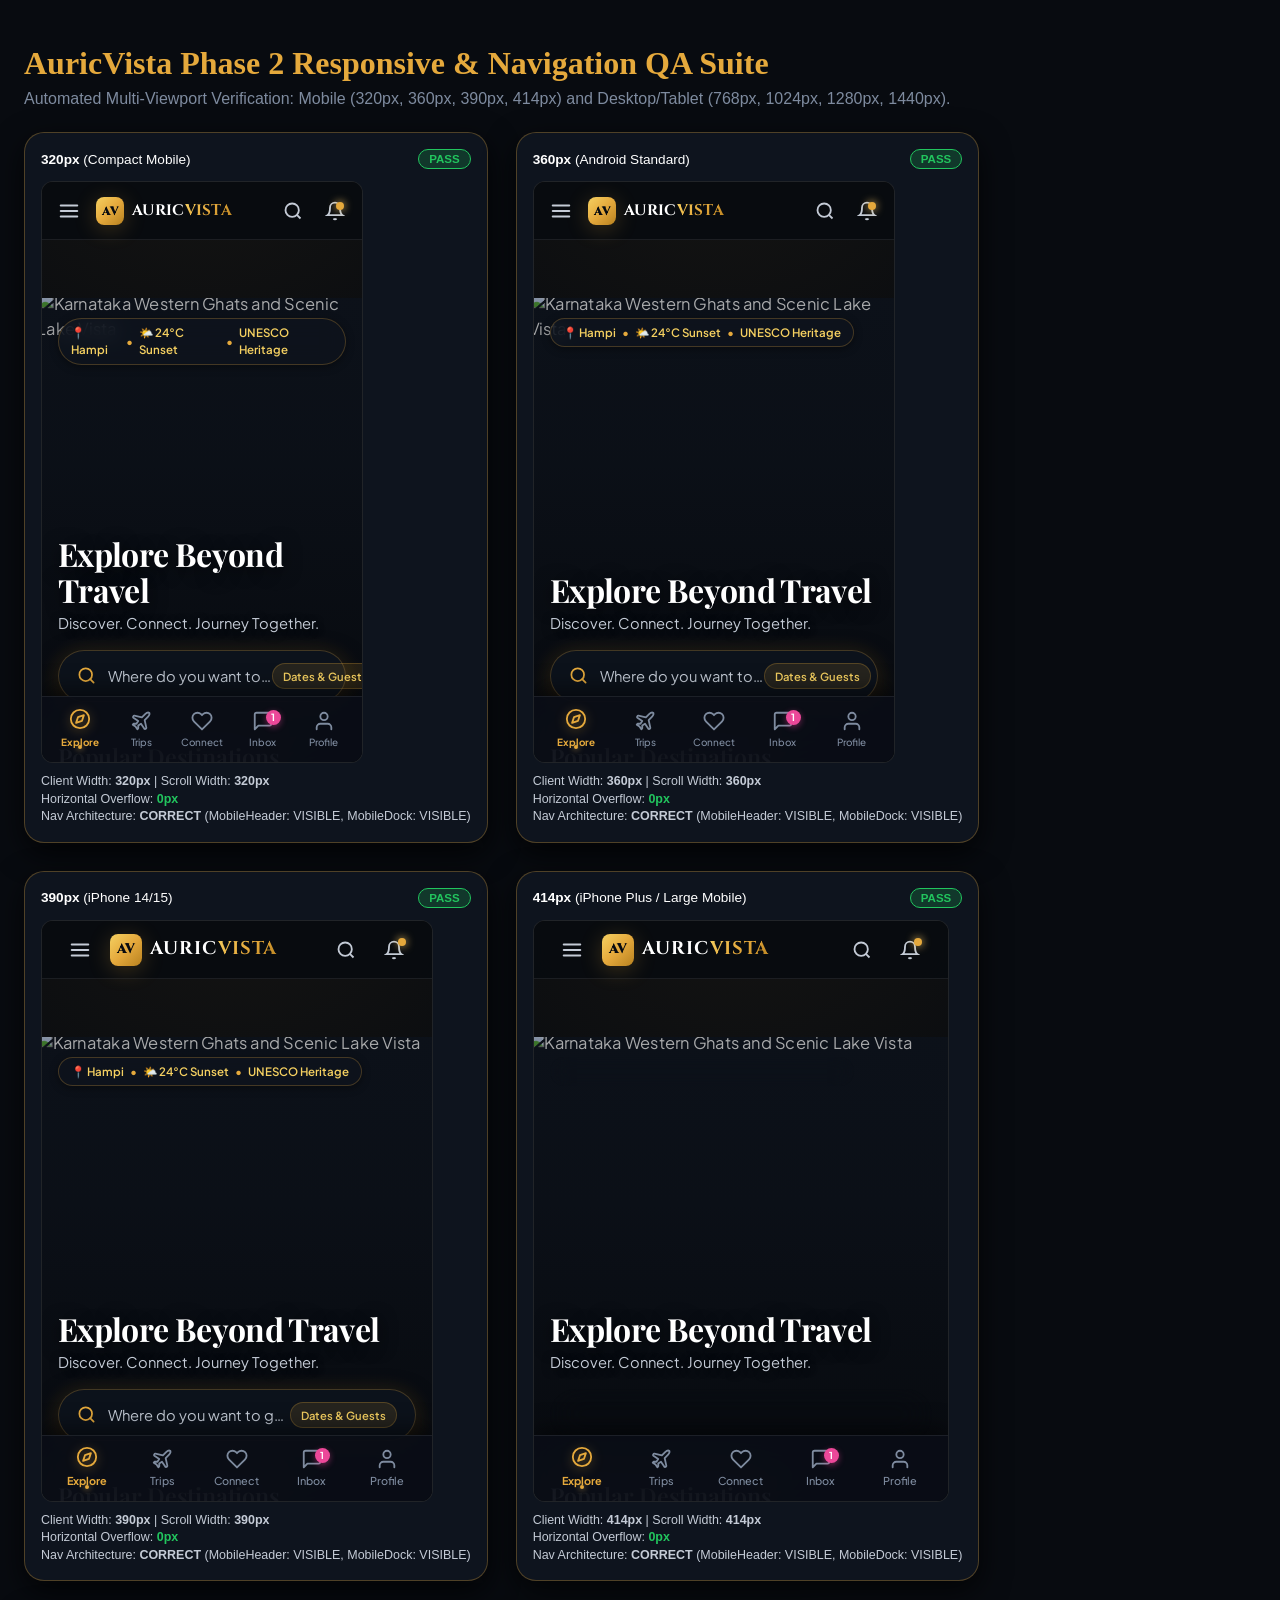
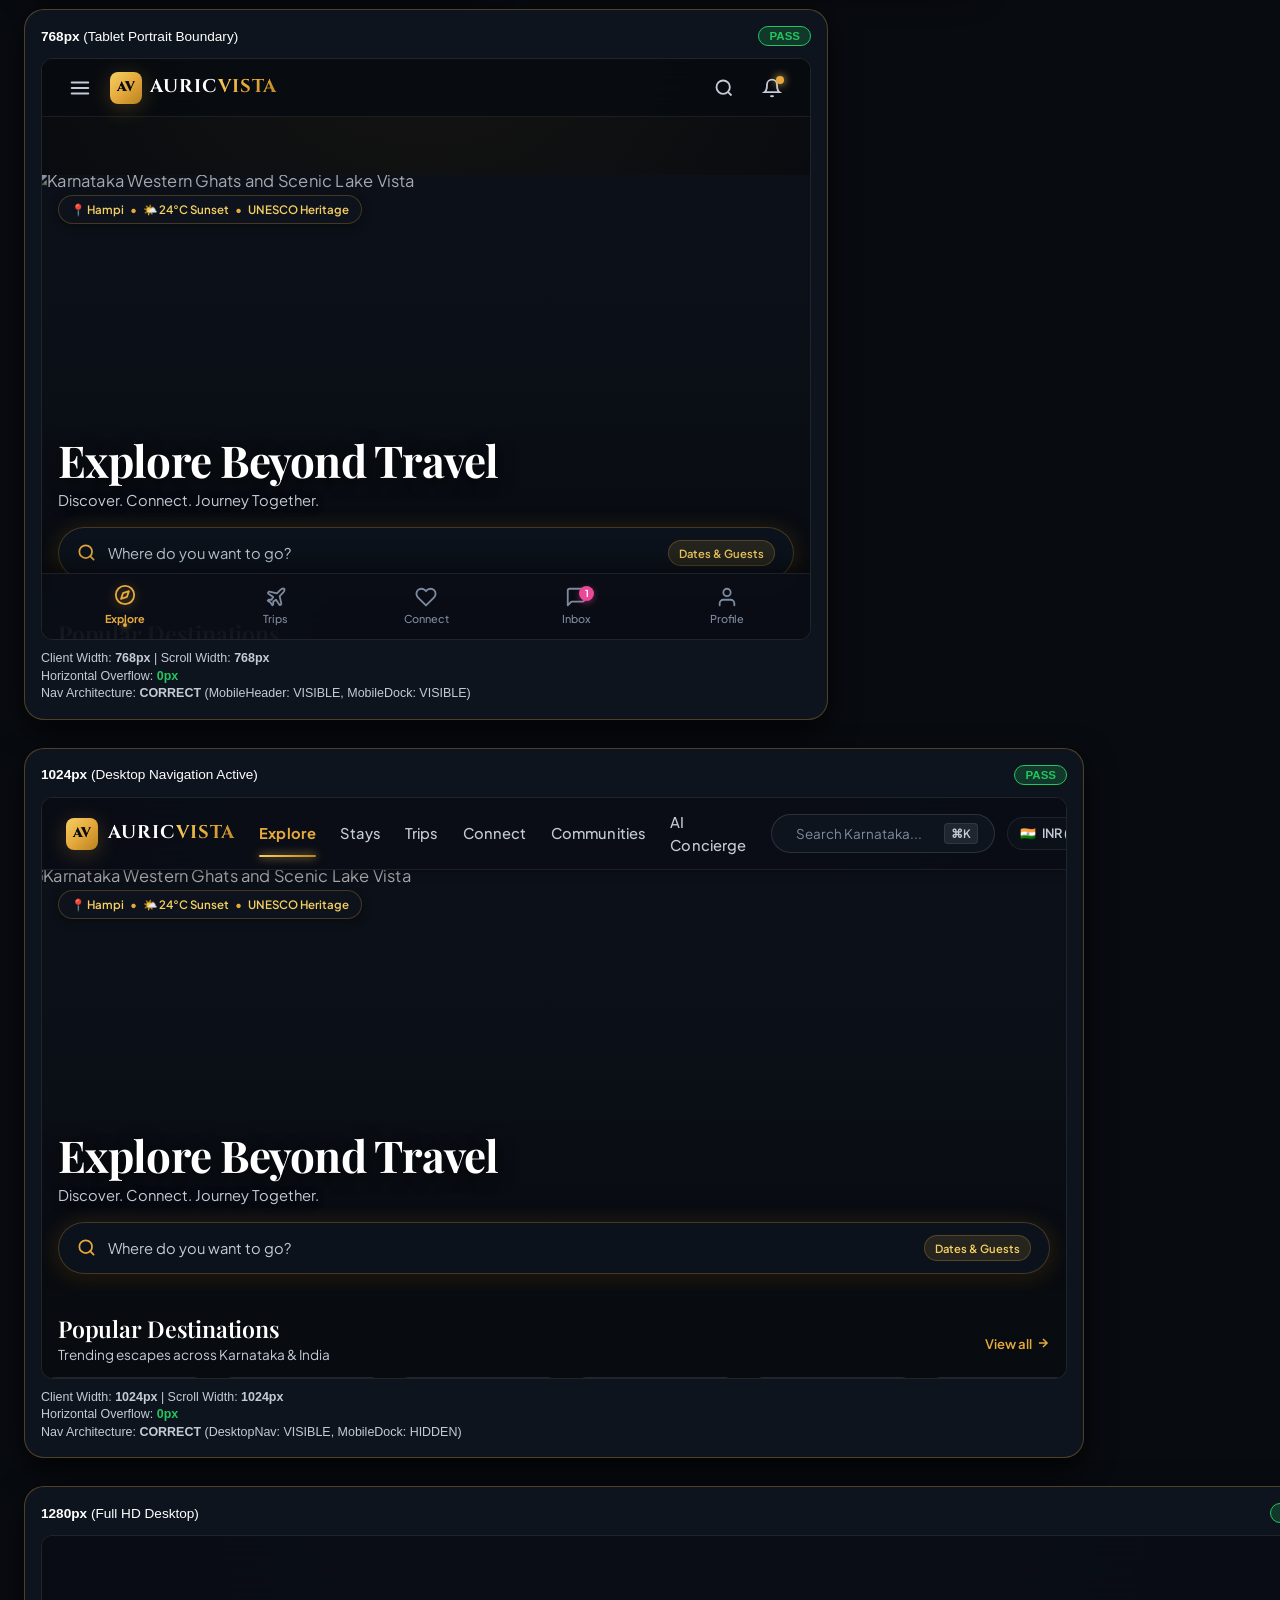
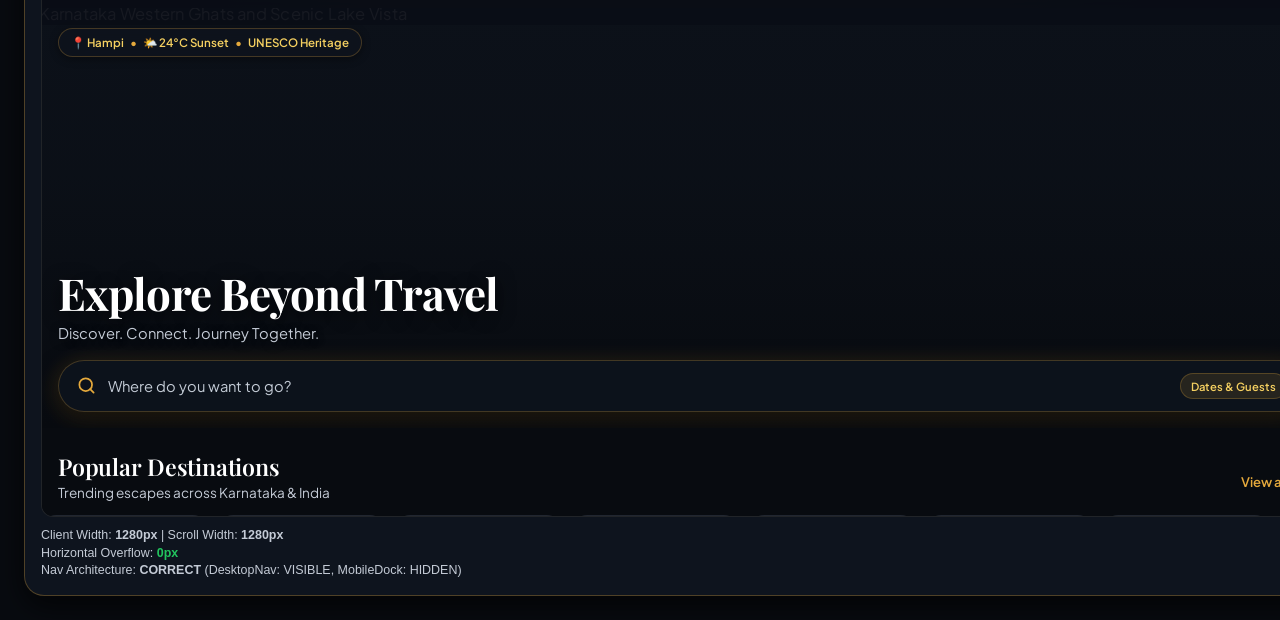
<file: responsive_qa.html>
<!DOCTYPE html>
<html lang="en">
<head>
  <meta charset="UTF-8">
  <title>AURICVISTA — Phase 2 Cross-Breakpoint & Responsive QA Suite</title>
  <style>
    body {
      background: #080B10;
      color: #FFFFFF;
      font-family: 'Plus Jakarta Sans', sans-serif;
      padding: 24px;
      margin: 0;
    }
    h1 { color: #E5A93C; margin-bottom: 8px; font-family: serif; }
    .viewport-grid {
      display: flex;
      flex-wrap: wrap;
      gap: 28px;
      align-items: flex-start;
      margin-top: 24px;
    }
    .device-card {
      background: #0E141E;
      border: 1px solid rgba(229, 169, 60, 0.3);
      border-radius: 20px;
      padding: 16px;
      display: flex;
      flex-direction: column;
      box-shadow: 0 10px 30px rgba(0,0,0,0.7);
    }
    .device-header {
      display: flex;
      justify-content: space-between;
      align-items: center;
      margin-bottom: 12px;
      font-size: 0.85rem;
    }
    .device-status {
      font-weight: 700;
      padding: 3px 10px;
      border-radius: 9999px;
      font-size: 0.72rem;
    }
    .status-pass { background: rgba(34,197,94,0.2); color: #22C55E; border: 1px solid #22C55E; }
    .status-fail { background: rgba(239,68,68,0.2); color: #EF4444; border: 1px solid #EF4444; }
    iframe {
      border: 1px solid rgba(255,255,255,0.1);
      border-radius: 12px;
      background: #080B10;
    }
    .metrics-log {
      margin-top: 10px;
      font-size: 0.78rem;
      color: #C4CBD6;
      line-height: 1.4;
    }
  </style>
</head>
<body>
  <h1>AuricVista Phase 2 Responsive & Navigation QA Suite</h1>
  <p style="color: #7E8B9F; margin: 0;">Automated Multi-Viewport Verification: Mobile (320px, 360px, 390px, 414px) and Desktop/Tablet (768px, 1024px, 1280px, 1440px).</p>

  <div class="viewport-grid" id="devices-container">
    <!-- 1. 320px Compact Mobile -->
    <div class="device-card">
      <div class="device-header">
        <div><strong>320px</strong> (Compact Mobile)</div>
        <div id="status-320" class="device-status">Testing...</div>
      </div>
      <iframe id="iframe-320" src="./index.html" width="320" height="580"></iframe>
      <div id="log-320" class="metrics-log">Loading viewport...</div>
    </div>

    <!-- 2. 360px Android Standard -->
    <div class="device-card">
      <div class="device-header">
        <div><strong>360px</strong> (Android Standard)</div>
        <div id="status-360" class="device-status">Testing...</div>
      </div>
      <iframe id="iframe-360" src="./index.html" width="360" height="580"></iframe>
      <div id="log-360" class="metrics-log">Loading viewport...</div>
    </div>

    <!-- 3. 390px iPhone 14/15 -->
    <div class="device-card">
      <div class="device-header">
        <div><strong>390px</strong> (iPhone 14/15)</div>
        <div id="status-390" class="device-status">Testing...</div>
      </div>
      <iframe id="iframe-390" src="./index.html" width="390" height="580"></iframe>
      <div id="log-390" class="metrics-log">Loading viewport...</div>
    </div>

    <!-- 4. 414px iPhone Plus / Pixel -->
    <div class="device-card">
      <div class="device-header">
        <div><strong>414px</strong> (iPhone Plus / Large Mobile)</div>
        <div id="status-414" class="device-status">Testing...</div>
      </div>
      <iframe id="iframe-414" src="./index.html" width="414" height="580"></iframe>
      <div id="log-414" class="metrics-log">Loading viewport...</div>
    </div>

    <!-- 5. 768px Tablet Portrait -->
    <div class="device-card">
      <div class="device-header">
        <div><strong>768px</strong> (Tablet Portrait Boundary)</div>
        <div id="status-768" class="device-status">Testing...</div>
      </div>
      <iframe id="iframe-768" src="./index.html" width="768" height="580"></iframe>
      <div id="log-768" class="metrics-log">Loading viewport...</div>
    </div>

    <!-- 6. 1024px Desktop / Tablet Landscape -->
    <div class="device-card">
      <div class="device-header">
        <div><strong>1024px</strong> (Desktop Navigation Active)</div>
        <div id="status-1024" class="device-status">Testing...</div>
      </div>
      <iframe id="iframe-1024" src="./index.html" width="1024" height="580"></iframe>
      <div id="log-1024" class="metrics-log">Loading viewport...</div>
    </div>

    <!-- 7. 1280px Full Desktop -->
    <div class="device-card">
      <div class="device-header">
        <div><strong>1280px</strong> (Full HD Desktop)</div>
        <div id="status-1280" class="device-status">Testing...</div>
      </div>
      <iframe id="iframe-1280" src="./index.html" width="1280" height="580"></iframe>
      <div id="log-1280" class="metrics-log">Loading viewport...</div>
    </div>
  </div>

  <script>
    const viewports = [320, 360, 390, 414, 768, 1024, 1280];

    function auditIframe(vp) {
      const iframe = document.getElementById(`iframe-${vp}`);
      const statusEl = document.getElementById(`status-${vp}`);
      const logEl = document.getElementById(`log-${vp}`);

      try {
        const doc = iframe.contentDocument || iframe.contentWindow.document;
        const win = iframe.contentWindow;
        if (!doc || !doc.body) return;

        const body = doc.body;
        const docEl = doc.documentElement;

        const scrollW = Math.max(body.scrollWidth, docEl.scrollWidth);
        const clientW = docEl.clientWidth;
        const overflow = scrollW - clientW;

        const desktopNav = doc.getElementById("desktop-top-nav");
        const mobileHeader = doc.getElementById("mobile-header");
        const mobileDock = doc.getElementById("mobile-bottom-dock");

        const isDesktopBreakpoint = vp >= 769;

        const desktopNavVisible = desktopNav && win.getComputedStyle(desktopNav).display !== "none";
        const mobileHeaderVisible = mobileHeader && win.getComputedStyle(mobileHeader).display !== "none";
        const mobileDockVisible = mobileDock && win.getComputedStyle(mobileDock).display !== "none";

        let navCorrect = false;
        let navReport = "";

        if (isDesktopBreakpoint) {
          navCorrect = desktopNavVisible && !mobileDockVisible && !mobileHeaderVisible;
          navReport = `DesktopNav: ${desktopNavVisible ? "VISIBLE" : "HIDDEN"}, MobileDock: ${mobileDockVisible ? "VISIBLE" : "HIDDEN"}`;
        } else {
          navCorrect = !desktopNavVisible && mobileDockVisible && mobileHeaderVisible;
          navReport = `MobileHeader: ${mobileHeaderVisible ? "VISIBLE" : "HIDDEN"}, MobileDock: ${mobileDockVisible ? "VISIBLE" : "HIDDEN"}`;
        }

        const isPassing = overflow <= 1 && navCorrect;

        statusEl.textContent = isPassing ? "PASS" : "FAIL";
        statusEl.className = `device-status ${isPassing ? "status-pass" : "status-fail"}`;

        logEl.innerHTML = `
          Client Width: <strong>${clientW}px</strong> | Scroll Width: <strong>${scrollW}px</strong><br>
          Horizontal Overflow: <strong style="color: ${overflow <= 1 ? '#22C55E' : '#EF4444'}">${overflow}px</strong><br>
          Nav Architecture: <strong>${navCorrect ? "CORRECT" : "MISMATCH"}</strong> (${navReport})
        `;
      } catch (err) {
        statusEl.textContent = "CORS/ERR";
        logEl.textContent = err.message;
      }
    }

    window.addEventListener("load", () => {
      setTimeout(() => {
        viewports.forEach(vp => {
          const iframe = document.getElementById(`iframe-${vp}`);
          iframe.addEventListener("load", () => auditIframe(vp));
          auditIframe(vp);
        });
      }, 1000);
    });
  </script>
</body>
</html>
</file>
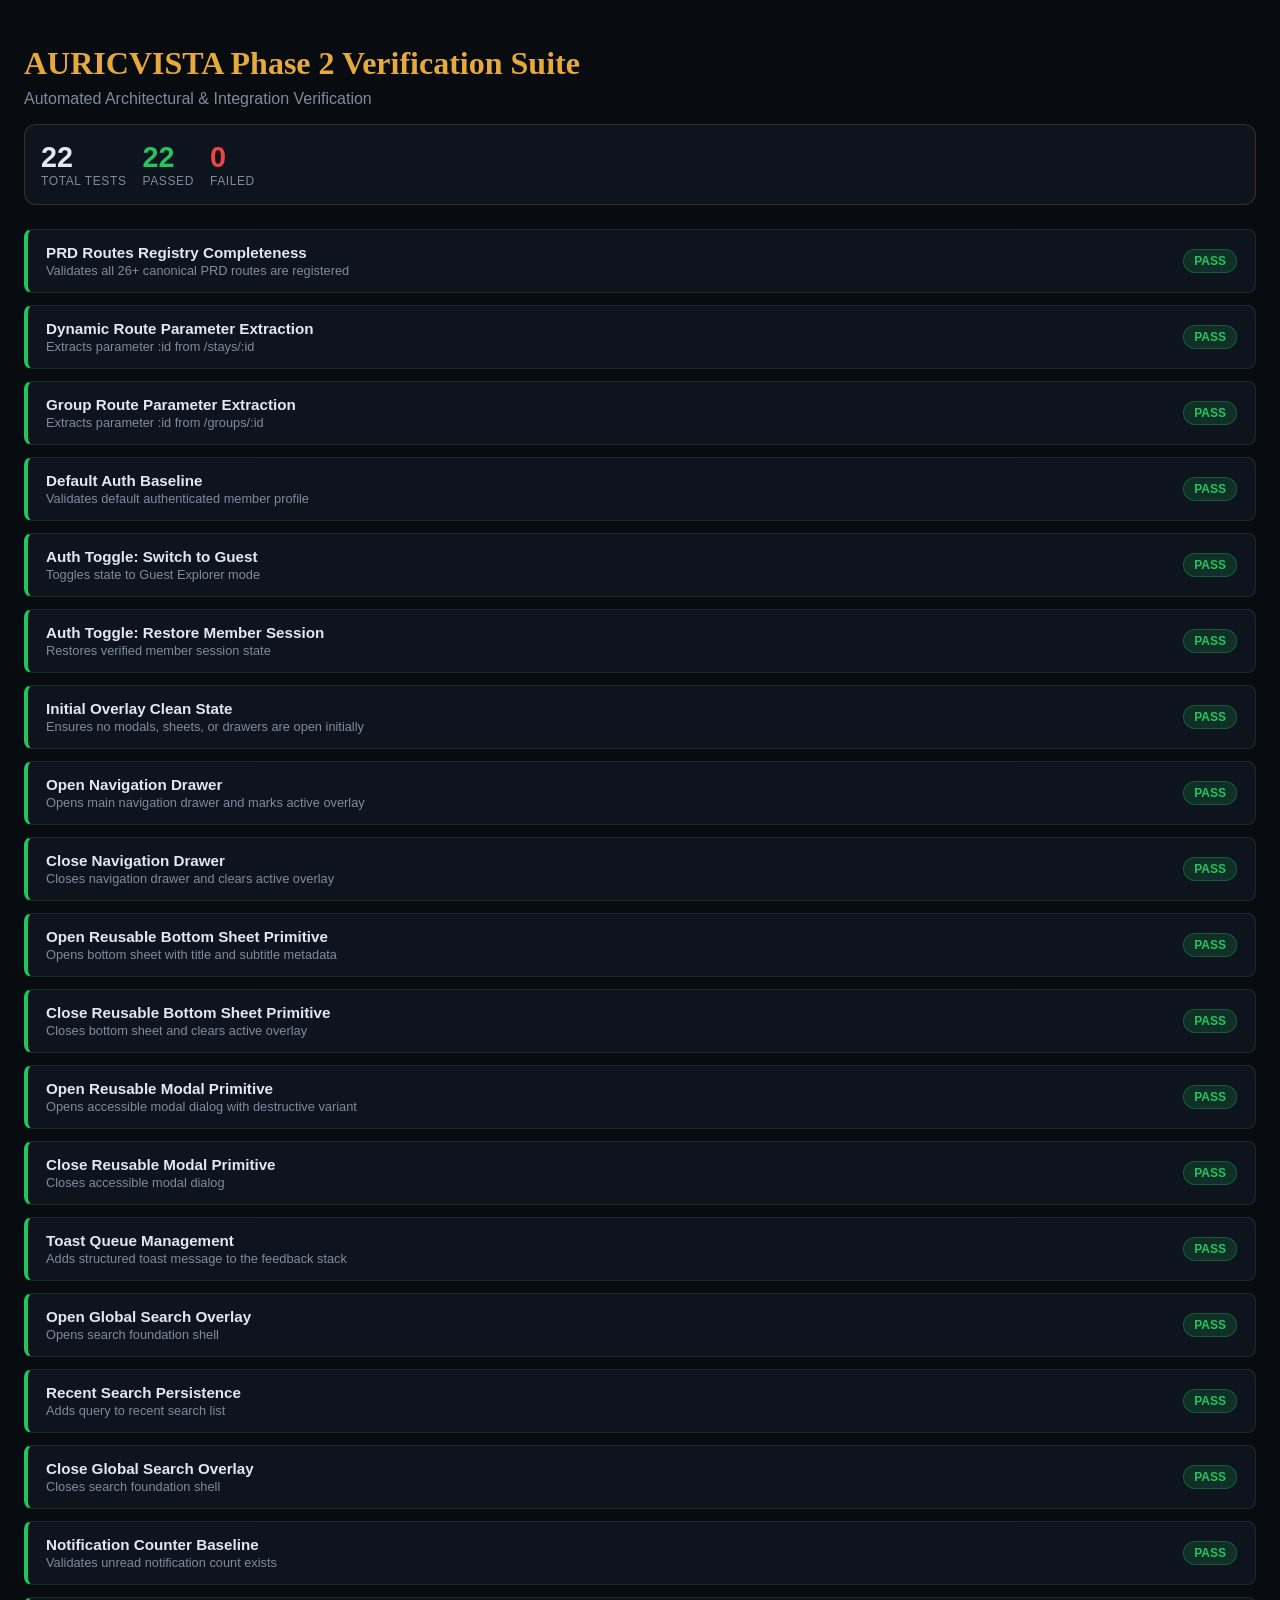
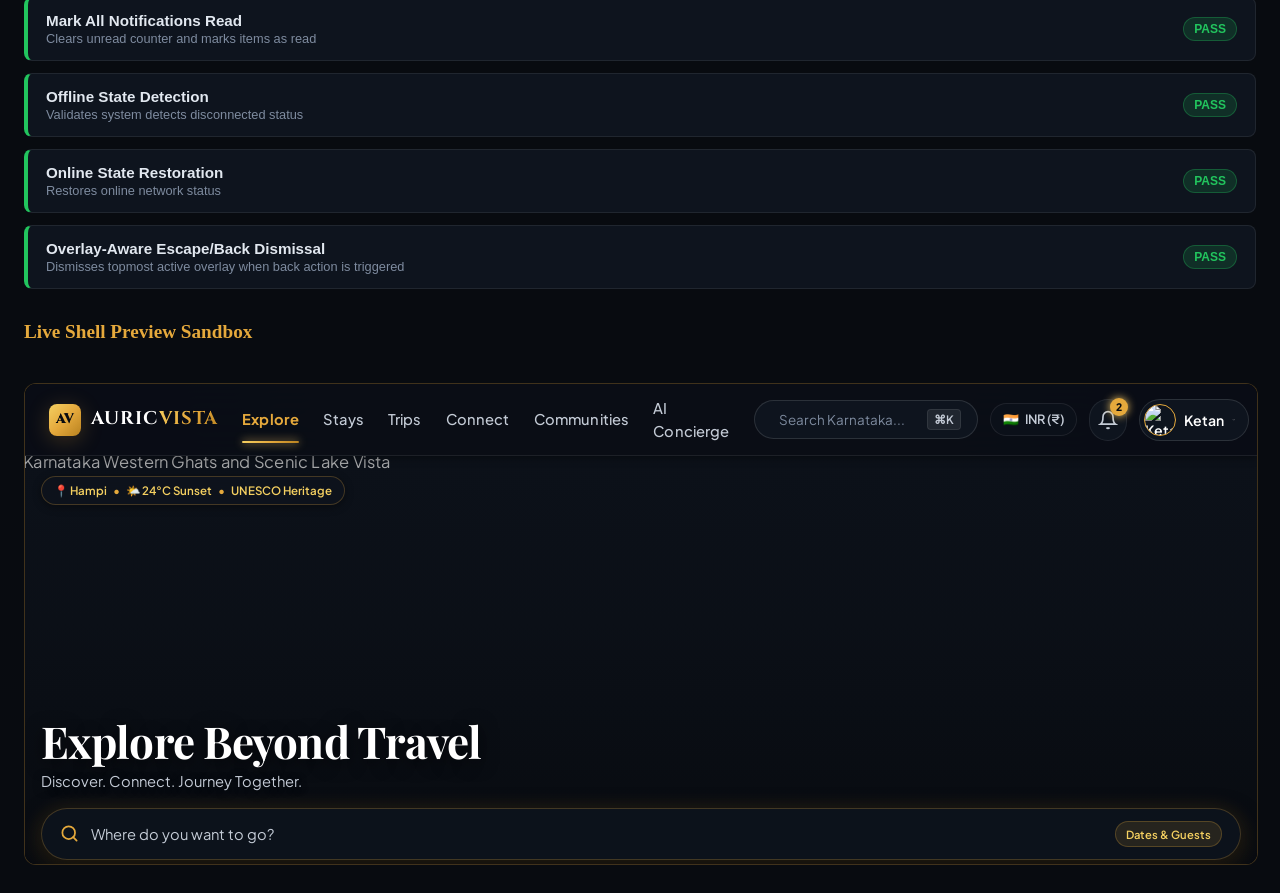
<file: test_phase2.html>
<!DOCTYPE html>
<html lang="en">
<head>
  <meta charset="UTF-8" />
  <meta name="viewport" content="width=device-width, initial-scale=1.0" />
  <title>AURICVISTA Phase 2 Automated Verification Suite</title>
  <style>
    body {
      font-family: -apple-system, BlinkMacSystemFont, 'Segoe UI', Roboto, sans-serif;
      background: #080B10;
      color: #E2E8F0;
      margin: 0;
      padding: 24px;
    }
    h1 {
      font-family: serif;
      color: #E5A93C;
      margin-bottom: 8px;
    }
    .test-summary-bar {
      display: flex;
      gap: 16px;
      margin-bottom: 24px;
      padding: 16px;
      background: #0E141E;
      border: 1px solid rgba(229, 169, 60, 0.2);
      border-radius: 12px;
    }
    .metric {
      display: flex;
      flex-direction: column;
    }
    .metric-val {
      font-size: 1.8rem;
      font-weight: 800;
    }
    .metric-val.pass { color: #22C55E; }
    .metric-val.fail { color: #EF4444; }
    .metric-label {
      font-size: 0.75rem;
      color: #7E8B9F;
      text-transform: uppercase;
      letter-spacing: 0.05em;
    }
    .test-grid {
      display: grid;
      grid-template-columns: 1fr;
      gap: 12px;
    }
    .test-card {
      background: #0E141E;
      border: 1px solid rgba(255, 255, 255, 0.08);
      border-radius: 8px;
      padding: 14px 18px;
      display: flex;
      align-items: center;
      justify-content: space-between;
    }
    .test-card.passed {
      border-left: 4px solid #22C55E;
    }
    .test-card.failed {
      border-left: 4px solid #EF4444;
      background: rgba(239, 68, 68, 0.08);
    }
    .test-name {
      font-weight: 600;
      font-size: 0.95rem;
    }
    .test-desc {
      font-size: 0.8rem;
      color: #7E8B9F;
      margin-top: 2px;
    }
    .test-badge {
      font-size: 0.75rem;
      font-weight: 700;
      padding: 4px 10px;
      border-radius: 9999px;
    }
    .test-badge.pass {
      background: rgba(34, 197, 94, 0.15);
      color: #22C55E;
      border: 1px solid rgba(34, 197, 94, 0.3);
    }
    .test-badge.fail {
      background: rgba(239, 68, 68, 0.15);
      color: #EF4444;
      border: 1px solid rgba(239, 68, 68, 0.3);
    }
    iframe {
      width: 100%;
      height: 480px;
      border: 1px solid rgba(229, 169, 60, 0.25);
      border-radius: 12px;
      margin-top: 24px;
      background: #080B10;
    }
  </style>
</head>
<body>
  <h1>AURICVISTA Phase 2 Verification Suite</h1>
  <p style="color: #7E8B9F; margin-top: 0;">Automated Architectural & Integration Verification</p>

  <div class="test-summary-bar">
    <div class="metric">
      <span class="metric-val" id="total-tests">0</span>
      <span class="metric-label">Total Tests</span>
    </div>
    <div class="metric">
      <span class="metric-val pass" id="passed-tests">0</span>
      <span class="metric-label">Passed</span>
    </div>
    <div class="metric">
      <span class="metric-val fail" id="failed-tests">0</span>
      <span class="metric-label">Failed</span>
    </div>
  </div>

  <div class="test-grid" id="test-results-list"></div>

  <h2 style="font-family: serif; color: #E5A93C; margin-top: 32px; font-size: 1.2rem;">Live Shell Preview Sandbox</h2>
  <iframe id="app-iframe" src="./index.html"></iframe>

  <script type="module">
    import { appState, ROUTES, SCREEN_IDS } from "./js/state.js";
    import { router } from "./js/router.js";

    const results = [];

    function assert(name, description, condition, errorMsg = "") {
      results.push({
        name,
        description,
        passed: Boolean(condition),
        error: condition ? "" : (errorMsg || "Assertion failed")
      });
    }

    async function runAllTests() {
      // 1. ROUTE COVERAGE TESTS (All 26+ Canonical PRD Routes)
      const allRoutes = Object.values(ROUTES);
      assert(
        "PRD Routes Registry Completeness",
        "Validates all 26+ canonical PRD routes are registered",
        allRoutes.length >= 26,
        `Expected >= 26 routes, found ${allRoutes.length}`
      );

      // Verify route pattern extraction
      const testMatch = router._matchRoute("/stays/stay-hosteller-coorg");
      assert(
        "Dynamic Route Parameter Extraction",
        "Extracts parameter :id from /stays/:id",
        testMatch && testMatch.params.id === "stay-hosteller-coorg",
        `Expected id='stay-hosteller-coorg', got ${JSON.stringify(testMatch?.params)}`
      );

      const groupMatch = router._matchRoute("/groups/grp-trekking-squad");
      assert(
        "Group Route Parameter Extraction",
        "Extracts parameter :id from /groups/:id",
        groupMatch && groupMatch.params.id === "grp-trekking-squad",
        `Expected id='grp-trekking-squad', got ${JSON.stringify(groupMatch?.params)}`
      );

      // 2. STATE MANAGEMENT & AUTH TESTS
      const initialAuth = appState.getState().authStatus;
      assert(
        "Default Auth Baseline",
        "Validates default authenticated member profile",
        initialAuth === "authenticated" && appState.getState().currentUser !== null
      );

      appState.toggleAuth();
      const guestAuth = appState.getState().authStatus;
      assert(
        "Auth Toggle: Switch to Guest",
        "Toggles state to Guest Explorer mode",
        guestAuth === "guest" && appState.getState().currentUser === null
      );

      appState.toggleAuth();
      const restoredAuth = appState.getState().authStatus;
      assert(
        "Auth Toggle: Restore Member Session",
        "Restores verified member session state",
        restoredAuth === "authenticated" && appState.getState().currentUser.id === "usr-ketan-sharma"
      );

      // 3. OVERLAY STACK TESTS
      assert(
        "Initial Overlay Clean State",
        "Ensures no modals, sheets, or drawers are open initially",
        !appState.hasActiveOverlay()
      );

      appState.openDrawer("mainNav");
      assert(
        "Open Navigation Drawer",
        "Opens main navigation drawer and marks active overlay",
        appState.getState().activeDrawer === "mainNav" && appState.hasActiveOverlay()
      );

      appState.closeDrawer();
      assert(
        "Close Navigation Drawer",
        "Closes navigation drawer and clears active overlay",
        appState.getState().activeDrawer === null && !appState.hasActiveOverlay()
      );

      appState.openBottomSheet({
        id: "test-sheet",
        title: "Filter Stays",
        subtitle: "Coffee Estates in Coorg"
      });
      assert(
        "Open Reusable Bottom Sheet Primitive",
        "Opens bottom sheet with title and subtitle metadata",
        appState.getState().activeSheet?.id === "test-sheet" && appState.hasActiveOverlay()
      );

      appState.closeBottomSheet();
      assert(
        "Close Reusable Bottom Sheet Primitive",
        "Closes bottom sheet and clears active overlay",
        appState.getState().activeSheet === null && !appState.hasActiveOverlay()
      );

      appState.openModal({
        id: "test-confirm-dialog",
        title: "Confirm Booking Cancellation",
        variant: "destructive",
        message: "Are you sure you want to cancel your Kabini safari hold?"
      });
      assert(
        "Open Reusable Modal Primitive",
        "Opens accessible modal dialog with destructive variant",
        appState.getState().activeModal?.id === "test-confirm-dialog" && appState.hasActiveOverlay()
      );

      appState.closeModal();
      assert(
        "Close Reusable Modal Primitive",
        "Closes accessible modal dialog",
        appState.getState().activeModal === null && !appState.hasActiveOverlay()
      );

      // 4. TOAST FEEDBACK QUEUE TESTS
      appState.showToast({
        type: "success",
        message: "Automated test toast notification"
      });
      const queue = appState.getState().toastQueue;
      assert(
        "Toast Queue Management",
        "Adds structured toast message to the feedback stack",
        queue.length > 0 && queue[queue.length - 1].message === "Automated test toast notification"
      );

      // 5. SEARCH OVERLAY FOUNDATION TESTS
      appState.openSearchOverlay();
      assert(
        "Open Global Search Overlay",
        "Opens search foundation shell",
        appState.getState().searchOverlayOpen === true && appState.hasActiveOverlay()
      );

      appState.addRecentSearch("Kabini wilderness safari");
      assert(
        "Recent Search Persistence",
        "Adds query to recent search list",
        appState.getState().recentSearches.includes("Kabini wilderness safari")
      );

      appState.closeSearchOverlay();
      assert(
        "Close Global Search Overlay",
        "Closes search foundation shell",
        appState.getState().searchOverlayOpen === false && !appState.hasActiveOverlay()
      );

      // 6. NOTIFICATIONS CENTER TESTS
      const initialUnread = appState.getState().unreadNotifications;
      assert(
        "Notification Counter Baseline",
        "Validates unread notification count exists",
        typeof initialUnread === "number" && initialUnread >= 0
      );

      appState.markAllNotificationsRead();
      assert(
        "Mark All Notifications Read",
        "Clears unread counter and marks items as read",
        appState.getState().unreadNotifications === 0 &&
        appState.getState().notifications.every(n => n.read === true)
      );

      // 7. OFFLINE & DEGRADED STATE TESTS
      appState.setState({ isOnline: false });
      assert(
        "Offline State Detection",
        "Validates system detects disconnected status",
        appState.getState().isOnline === false
      );

      appState.setState({ isOnline: true });
      assert(
        "Online State Restoration",
        "Restores online network status",
        appState.getState().isOnline === true
      );

      // 8. ESCAPE KEY & OVERLAY-AWARE BACK NAVIGATION TESTS
      appState.openDrawer("mainNav");
      const closedOverlay = appState.closeAllOverlays();
      assert(
        "Overlay-Aware Escape/Back Dismissal",
        "Dismisses topmost active overlay when back action is triggered",
        closedOverlay === true && !appState.hasActiveOverlay()
      );

      // Render Results
      renderResults();
    }

    function renderResults() {
      const totalEl = document.getElementById("total-tests");
      const passedEl = document.getElementById("passed-tests");
      const failedEl = document.getElementById("failed-tests");
      const listEl = document.getElementById("test-results-list");

      const passedCount = results.filter(r => r.passed).length;
      const failedCount = results.length - passedCount;

      totalEl.textContent = results.length;
      passedEl.textContent = passedCount;
      failedEl.textContent = failedCount;

      listEl.innerHTML = results.map(r => `
        <div class="test-card ${r.passed ? "passed" : "failed"}">
          <div>
            <div class="test-name">${r.name}</div>
            <div class="test-desc">${r.description} ${r.error ? ` — <span style="color:#EF4444">${r.error}</span>` : ""}</div>
          </div>
          <span class="test-badge ${r.passed ? "pass" : "fail"}">
            ${r.passed ? "PASS" : "FAIL"}
          </span>
        </div>
      `).join("");
    }

    runAllTests();
  </script>
</body>
</html>
</file>
